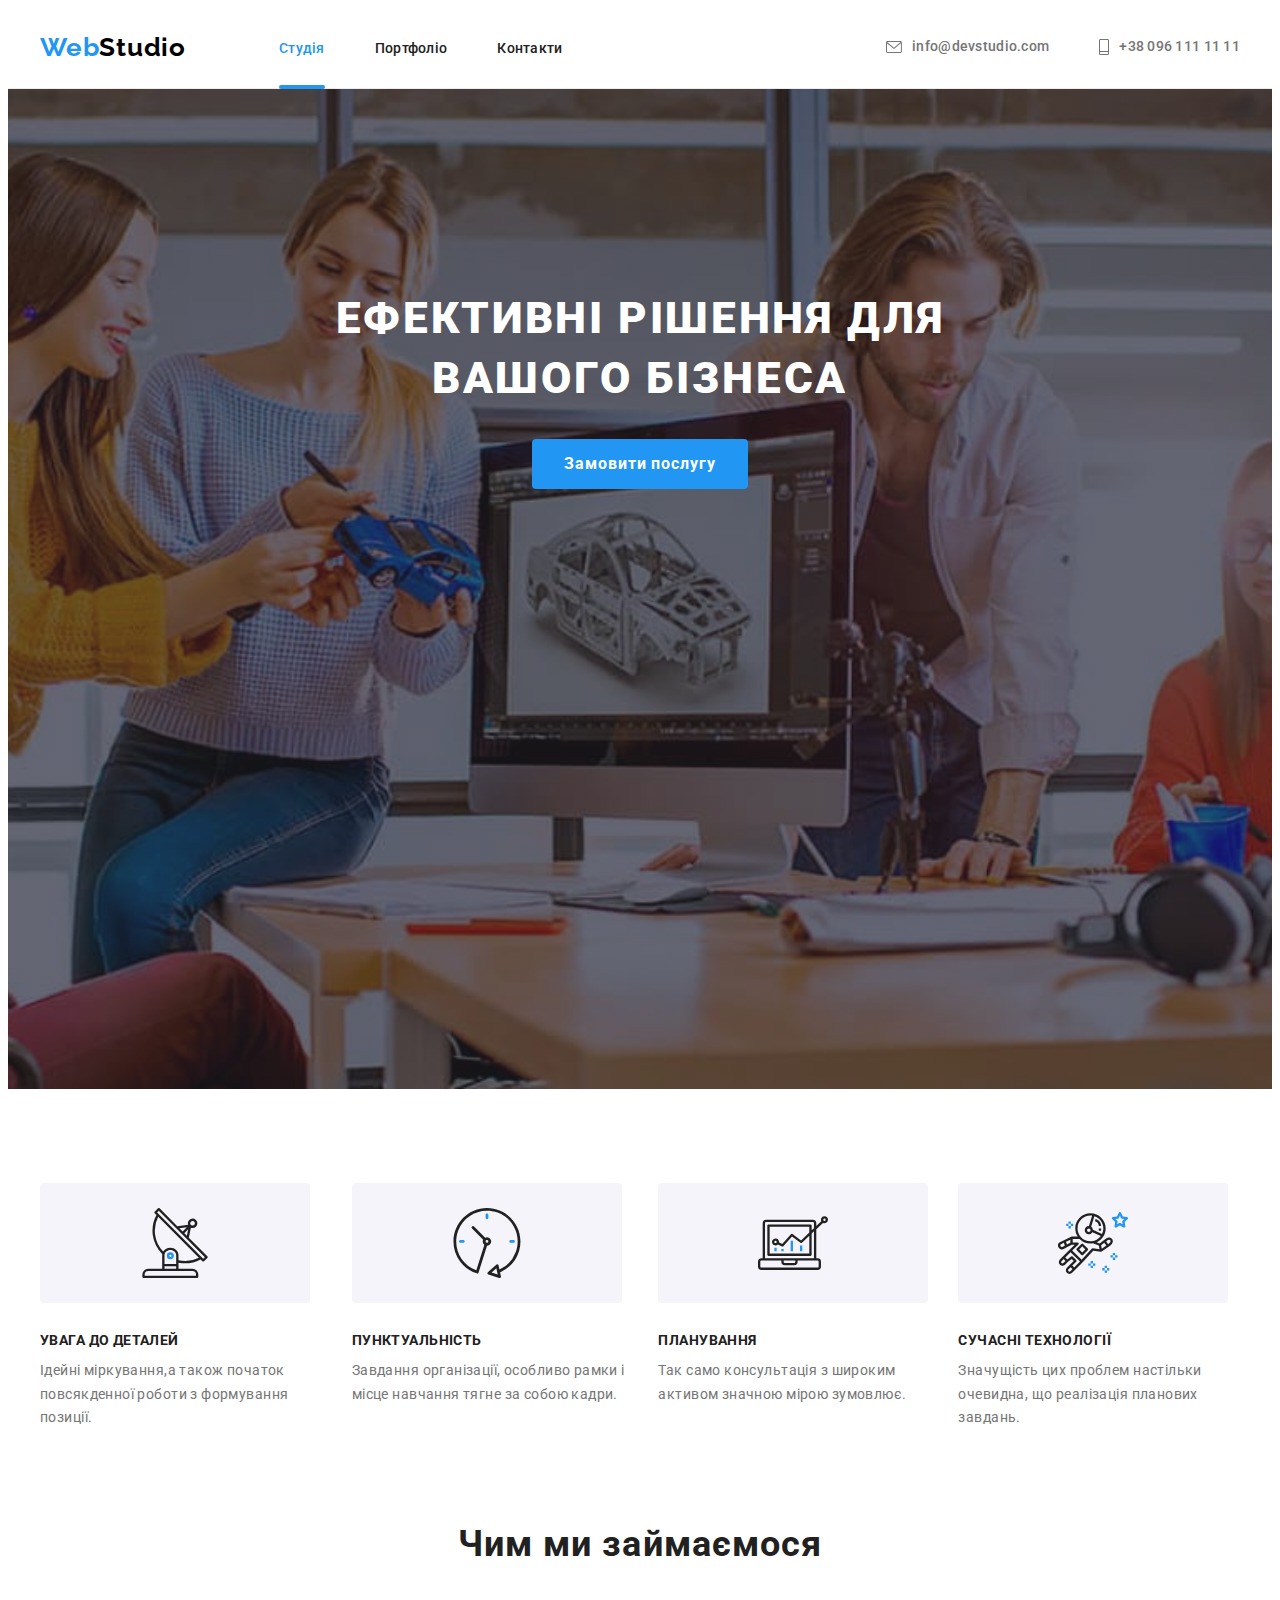
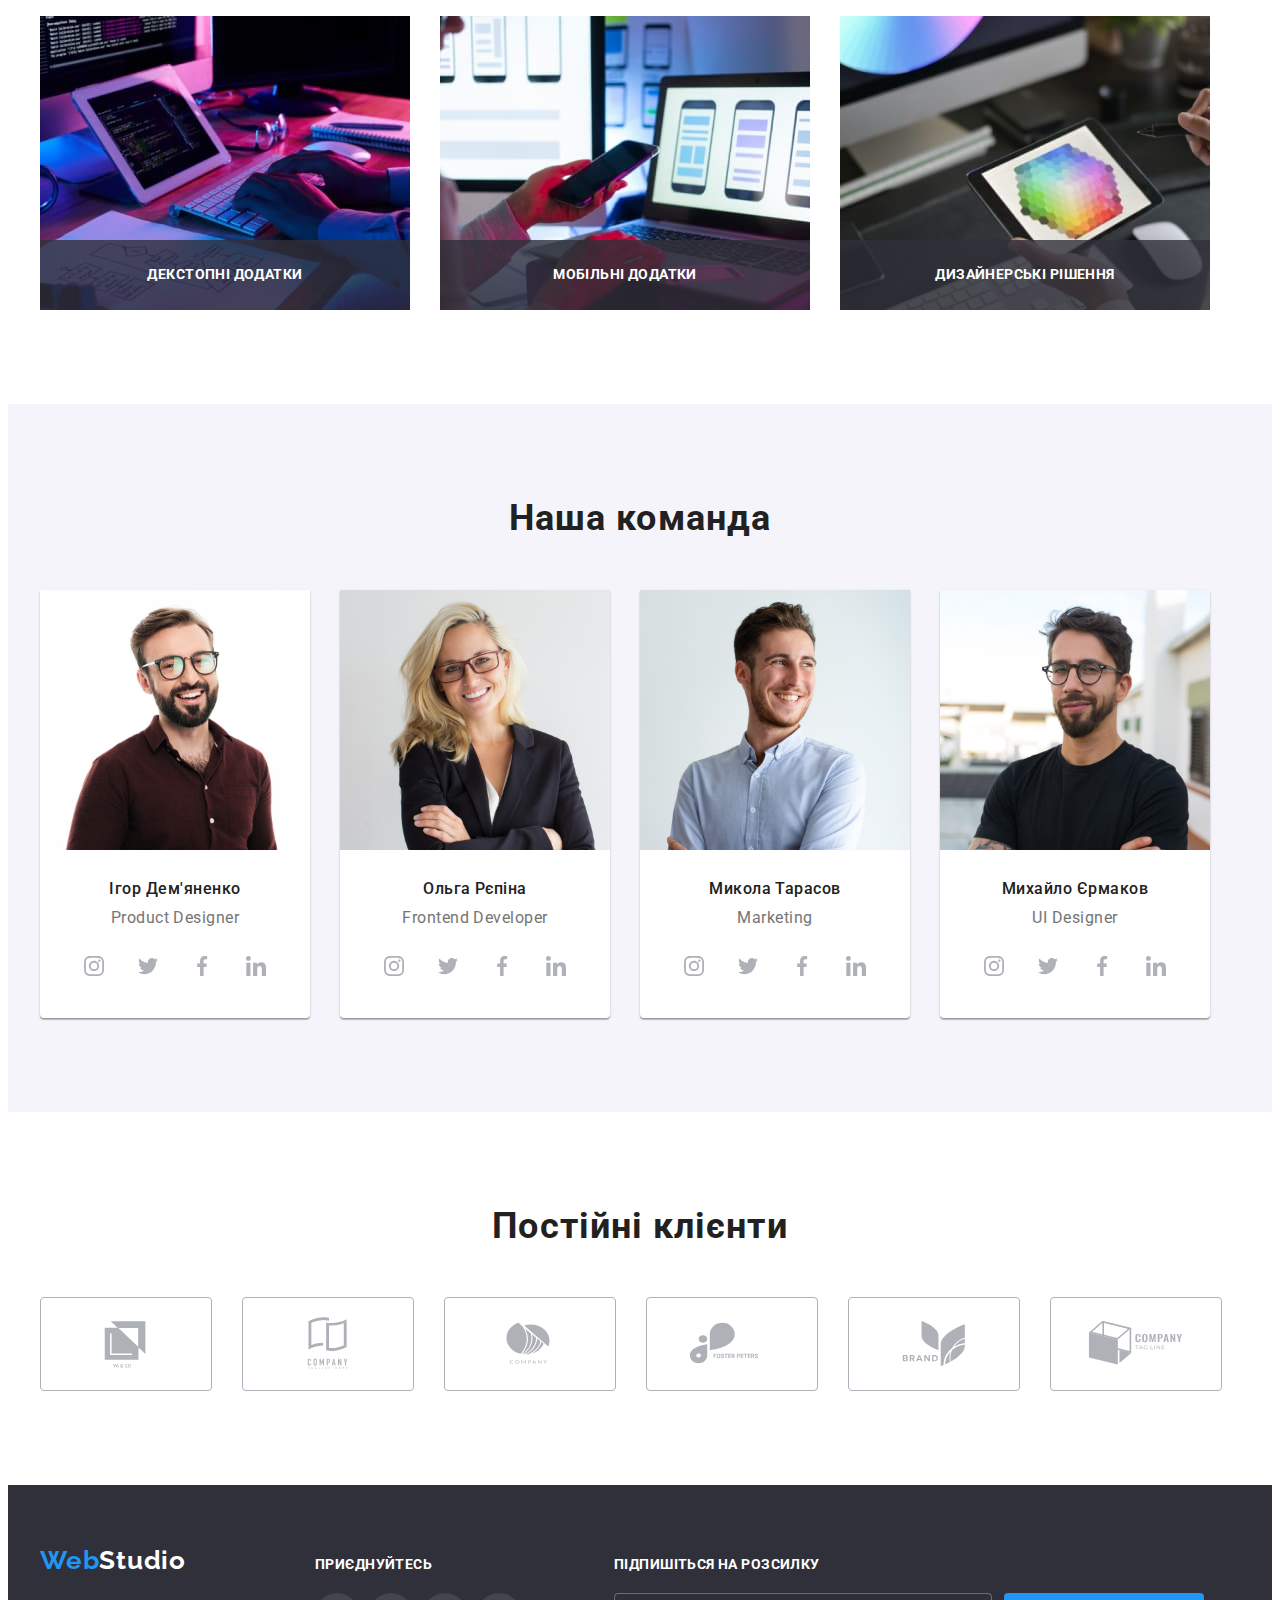
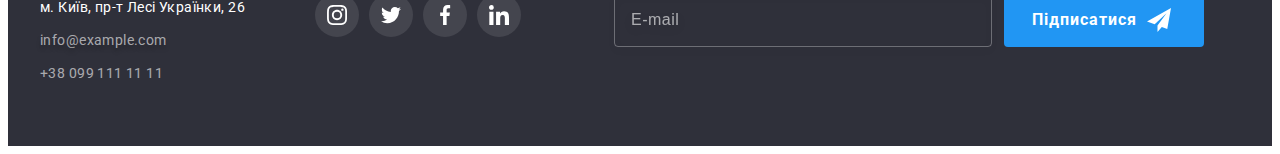
<file: index.html>
<!DOCTYPE html>
<html lang="uk">
	<head>
		<meta charset="UTF-8" />
		<meta http-equiv="X-UA-Compatible" content="IE=edge" />
		<meta name="viewport" content="width=device-width, initial-scale=1.0" />
		<title>Вебстудія</title>
		<link rel="preconnect" href="https://fonts.googleapis.com" />
		<link rel="preconnect" href="https://fonts.gstatic.com" crossorigin />
		<link
			href="https://fonts.googleapis.com/css2?family=Raleway:wght@700&family=Roboto:wght@400;500;700;900&display=swap"
			rel="stylesheet"
		/>
		<link
			rel="stylesheet"
			href="https://cdnjs.cloudflare.com/ajax/libs/modern-normalize/1.1.0/modern-normalize.min.css"
			integrity="sha512-wpPYUAdjBVSE4KJnH1VR1HeZfpl1ub8YT/NKx4PuQ5NmX2tKuGu6U/JRp5y+Y8XG2tV+wKQpNHVUX03MfMFn9Q=="
			crossorigin="anonymous"
			referrerpolicy="no-referrer"
		/>
		<link rel="stylesheet" href="./css/main.min.css">
	</head>
	<body>
		<header class="header">
			<div class="container">
				<nav class="navigation">
					<a href="./index.html" class="logo navigation__logo logo--color-dark link"
						><span class="logo logo--color-accent">Web</span>Studio</a
					>
					<ul class="navigation__list list">
						<li class="navigation__item"><a href="./index.html" class="navigation__link link current">Студія</a></li>
						<li class="navigation__item"><a href="./portfolio.html" class="navigation__link link">Портфоліо</a></li>
						<li class="navigation__item"><a href="" class="navigation__link link">Контакти</a></li>
					</ul>
				</nav>
				<ul class="connection list">
					<li class="connection__item">
						<a href="mailto:info@devstudio.com" class="connection__link link">
							<svg class="connection__icon" width="16" height="12">
								<use href="./images/icons.svg#icon-mail"></use>
							</svg>
							info@devstudio.com</a
						></li
					>
					<li class="connection__item">
						<a href="tel:+380961111111" class="connection__link link">
							<svg class="connection__icon" width="10" height="16">
								<use href="./images/icons.svg#icon-tell"></use>
							</svg>
							+38 096 111 11 11</a
						></li
					>
				</ul>
			</div>
		</header>
		<main>
			<section class="hero">
				<div class="container">
					<h1 class="hero__title">Ефективні рішення для вашого бізнеса</h1>
					<button type="button" class="btn hero__btn" data-modal-open>Замовити послугу</button>
				</div>
			</section>
			<section class="features section">
				<div class="container">
					<h2 class="visually-hidden">Плюси вебстудії</h2>
					<ul class="features-list list">
						<li >
							<div class="features__border">
								<svg width="70" height="70">
									<use href="./images/icons.svg#icon-antenna1"></use>
								</svg>
							</div>
							<h3 class="features__subtitle">Увага до деталей</h3>
							<p class="features__text">
								Ідейні міркування,а також початок повсякденної роботи з формування позиції.
							</p>
						</li>
						<li >
							<div class="features__border">
								<svg width="70" height="70">
									<use href="./images/icons.svg#icon-clock2"></use>
								</svg>
							</div>
							<h3 class="features__subtitle">Пунктуальність</h3>
							<p class="features__text">
								Завдання організації, особливо рамки і місце навчання тягне за собою кадри.
							</p>
						</li>
						<li >
							<div class="features__border">
								<svg width="70" height="70">
									<use href="./images/icons.svg#icon-diagram3"></use>
								</svg>
							</div>
							<h3 class="features__subtitle">Планування</h3>
							<p class="features__text"> Так само консультація з широким активом значною мірою зумовлює. </p>
						</li>
						<li >
							<div class="features__border">
								<svg width="70" height="70">
									<use href="./images/icons.svg#icon-astronaut4"></use>
								</svg>
							</div>
							<h3 class="features__subtitle">Сучасні технології</h3>
							<p class="features__text">
								Значущість цих проблем настільки очевидна, що реалізація планових завдань.
							</p>
						</li>
					</ul>
				</div>
			</section>
			<section class="work">
				<div class="container">
					<h2 class="title work__title ">Чим ми займаємося</h2>
					<ul class="work-list list">
						<li >
							<div class="work-list__wrap">
								<img src="./images/img-1.jpg" alt="Декстопні додатки" width="370" height="294" />
								<p class="work-list__text">Декстопні додатки</p>
							</div>
						</li>
						<li >
							<div class="work-list__wrap">
								<img src="./images/img-2.jpg" alt="Мобільні додатки" width="370" height="294" />
								<p class="work-list__text"> Мобільні додатки</p>
							</div>
						</li>
						<li >
							<div class="work-list__wrap">
								<img src="./images/img-3.jpg" alt="Дизайнерські рішення" width="370" height="294" />
								<p class="work-list__text"> Дизайнерські рішення</p>
							</div>
						</li>
					</ul>
				</div>
			</section>
			<section class="comand section">
				<div class="container">
					<h2 class="title comand__title">Наша команда</h2>
					<ul class="comand-list list">
						<li class="comand-list__item" >
							<img src="./images/human-1.jpg" alt="Product Designer" width="270" height="260" />
							<h3 class="comand-list__subtitle">Ігор Дем'яненко</h3>
							<p class="comand-list__text">Product Designer</p>
							<ul class="comand-soc list">
								<li 
									><a href="" class="comand-soc__link link">
										<svg class="comand-soc__icon" width="20" height="20">
											<use href="./images/icons.svg#icon-instagram"></use>
										</svg> </a
								></li>
								<li 
									><a href="" class="comand-soc__link link">
										<svg class="comand-soc__icon" width="20" height="20">
											<use href="./images/icons.svg#icon-twitter"></use>
										</svg> </a
								></li>
								<li 
									><a href="" class="comand-soc__link link">
										<svg class="comand-soc__icon" width="20" height="20">
											<use href="./images/icons.svg#icon-facebook"></use>
										</svg> </a
								></li>
								<li 
									><a href="" class="comand-soc__link link">
										<svg class="comand-soc__icon" width="20" height="20">
											<use href="./images/icons.svg#icon-linkedin"></use>
										</svg> </a
								></li>
							</ul>
						</li>
						<li class="comand-list__item" >
							<img src="./images/human-2.jpg" alt="Frontend Developer" width="270" height="260" />
							<h3 class="comand-list__subtitle">Ольга Рєпіна</h3>
							<p class="comand-list__text">Frontend Developer</p>
							<ul class="comand-soc list">
								<li 
									><a href="" class="comand-soc__link link">
										<svg class="comand-soc__icon" width="20" height="20">
											<use href="./images/icons.svg#icon-instagram"></use>
										</svg> </a
								></li>
								<li 
									><a href="" class="comand-soc__link link">
										<svg class="comand-soc__icon" width="20" height="20">
											<use href="./images/icons.svg#icon-twitter"></use>
										</svg> </a
								></li>
								<li 
									><a href="" class="comand-soc__link link">
										<svg class="comand-soc__icon" width="20" height="20">
											<use href="./images/icons.svg#icon-facebook"></use>
										</svg> </a
								></li>
								<li 
									><a href="" class="comand-soc__link link">
										<svg class="comand-soc__icon" width="20" height="20">
											<use href="./images/icons.svg#icon-linkedin"></use>
										</svg> </a
								></li>
							</ul>
						</li>
						<li class="comand-list__item" >
							<img src="./images/human-3.jpg" alt="Marketing" width="270" height="260" />
							<h3 class="comand-list__subtitle">Микола Тарасов</h3>
							<p class="comand-list__text">Marketing</p>
							<ul class="comand-soc list">
								<li 
									><a href="" class="comand-soc__link link">
										<svg class="comand-soc__icon" width="20" height="20">
											<use href="./images/icons.svg#icon-instagram"></use>
										</svg> </a
								></li>
								<li 
									><a href="" class="comand-soc__link link">
										<svg class="comand-soc__icon" width="20" height="20">
											<use href="./images/icons.svg#icon-twitter"></use>
										</svg> </a
								></li>
								<li 
									><a href="" class="comand-soc__link link">
										<svg class="comand-soc__icon" width="20" height="20">
											<use href="./images/icons.svg#icon-facebook"></use>
										</svg> </a
								></li>
								<li 
									><a href="" class="comand-soc__link link">
										<svg class="comand-soc__icon" width="20" height="20">
											<use href="./images/icons.svg#icon-linkedin"></use>
										</svg> </a
								></li>
							</ul>
						</li>
						<li class="comand-list__item" >
							<img src="./images/human-4.jpg" alt="UI Designer" width="270" height="260" />
							<h3 class="comand-list__subtitle">Михайло Єрмаков</h3>
							<p class="comand-list__text">UI Designer</p>
							<ul class="comand-soc list">
								<li 
									><a href="" class="comand-soc__link link">
										<svg class="comand-soc__icon" width="20" height="20">
											<use href="./images/icons.svg#icon-instagram"></use>
										</svg> </a
								></li>
								<li 
									><a href="" class="comand-soc__link link">
										<svg class="comand-soc__icon" width="20" height="20">
											<use href="./images/icons.svg#icon-twitter"></use>
										</svg> </a
								></li>
								<li 
									><a href="" class="comand-soc__link link">
										<svg class="comand-soc__icon" width="20" height="20">
											<use href="./images/icons.svg#icon-facebook"></use>
										</svg> </a
								></li>
								<li 
									><a href="" class="comand-soc__link link">
										<svg class="comand-soc__icon" width="20" height="20">
											<use href="./images/icons.svg#icon-linkedin"></use>
										</svg> </a
								></li>
							</ul>
						</li>
					</ul>
				</div>
			</section>
			<section class="client section">
				<div class="container">
					<h2 class="title client__title"> Постійні клієнти</h2>
					<ul class="client-list list">
						<li 
							><a href="" class="client-list__link">
								<svg width="106" height="60">
									<use href="./images/icons.svg#icon-Logo-client-1"></use></svg></a
						></li>
						<li 
							><a href="" class="client-list__link">
								<svg width="106" height="60">
									<use href="./images/icons.svg#icon-Logo-client-2"></use></svg></a
						></li>
						<li 
							><a href="" class="client-list__link">
								<svg width="106" height="60">
									<use href="./images/icons.svg#icon-Logo-client-3"></use></svg></a
						></li>
						<li 
							><a href="" class="client-list__link"
								><svg width="106" height="60">
									<use href="./images/icons.svg#icon-Logo-client-4"></use>
								</svg> </a
						></li>
						<li 
							><a href="" class="client-list__link">
								<svg width="106" height="60">
									<use href="./images/icons.svg#icon-Logo-client-5"></use></svg></a
						></li>
						<li 
							><a href="" class="client-list__link">
								<svg width="106" height="60">
									<use href="./images/icons.svg#icon-Logo-client-6"></use></svg></a
						></li>
					</ul>
				</div>
			</section>
		</main>
		<footer class="footer">
			<div class="container">
				<div>
					<a href="./index.html" class="logo footer__logo logo--color-white link"
						><span class="logo logo--color-accent">Web</span>Studio</a
					>
					<address class="address">
						<ul class="address__list list">
							<li class="address__item">
								<a
									href="https://goo.gl/maps/RuCGY3uiNNqFmJC18"
									target="_blank"
									rel="noopener nofollow noreferrer"
									class="address__link link"
								>
									м. Київ, пр-т Лесі Українки, 26
								</a>
							</li>
							<li class="address__item"
								><a href="mailto:info@example.com" class="address__contacts-link link contacts-link--shadow">info@example.com</a></li
							>
							<li class="address__item"
								><a href="tel:++380991111111" class="address__contacts-link link">+38 099 111 11 11</a></li
							>
						</ul>
					</address>
				</div>
				<div class="socials">
					<p class="heading socials__heading">Приєднуйтесь</p>
					<ul class="soc list">
						<li 
							><a href="" class="soc__link link">
								<svg width="20" height="20">
									<use href="./images/icons.svg#icon-instagram"></use>
								</svg> </a
						></li>
						<li 
							><a href="" class="soc__link link">
								<svg  width="20" height="20">
									<use href="./images/icons.svg#icon-twitter"></use>
								</svg> </a
						></li>
						<li 
							><a href="" class="soc__link link">
								<svg  width="20" height="20">
									<use href="./images/icons.svg#icon-facebook"></use>
								</svg> </a
						></li>
						<li 
							><a href="" class="soc__link link">
								<svg  width="20" height="20">
									<use href="./images/icons.svg#icon-linkedin"></use>
								</svg> </a
						></li>
					</ul>
				</div>
				<div class="mailing">
					<p class="heading mailing__heading ">Підпишіться на розсилку</p>
					<form class="mailing-form">
						<input type="email" name="mail" id="mail" placeholder="E-mail" class="mailing-form__text"></input>
							<button type="submit" class="btn mailing-form__btn">Підписатися 
								<svg class="mailing-form__icon" width="24" height="24">
								<use href="./images/icons.svg#icon-send"></use>
							</svg>
						</button>
					</form>
				</div>
			</div>
		</footer>
		<div class="backdrop is-hidden" data-modal>
			<div class="modal">
				<button type="button" class="modal-close" data-modal-close>
					<svg class="modal-close__img" width="18" height="18">
						<use href="./images/icons.svg#icon-modal-close"></use>
					</svg>
				</button>
				<p class="modal-title">Залиште свої дані, ми вам зателефонуємо</p>
				<form class="modal-form">
					<div class="modal-form__field">
						<label for="user-text" class="modal-form__label">Ім'я</label>
						<div class="modal-form__wrap">
							<input type="text" name="user-text" id="user-text" class="modal-form__input" />
							<svg class="modal-form__img" width="18" height="18">
								<use href="./images/icons.svg#icon-modal-name"></use>
							</svg>
						</div>
					</div>
					<div class=modal-form__field">
						<label for="user-tel" class="modal-form__label">Телефон</label>
						<div class="modal-form__wrap">
							<input type="tel" name="user-tel" id="user-tel" class="modal-form__input" />
							<svg class="modal-form__img" width="18" height="18">
								<use href="./images/icons.svg#icon-modal-phone"></use>
							</svg>
						</div>
					</div>
					<div class="modal-form__field">
						<label for="user-mail" class="modal-form__label">Пошта</label>
						<div class="modal-form__wrap">
							<input type="email" name="user-mail" id="user-mail" class="modal-form__input" />
							<svg class="modal-form__img" width="18" height="18">
								<use href="./images/icons.svg#icon-modal-email"></use>
							</svg>
						</div>
					</div>
					<div class="modal-form__field-feedback">
						<label for="user-feedback" class="modal-form__label">Коментар</label>
						<textarea name="feedback" id="user-feedback" placeholder="Наберіть текст" class="modal-form__comment"></textarea>
					</div>
					<div class="modal-form__field-checkbox">
						<input type="checkbox" name="mark" id="mark" class="modal-form__checkbox visually-hidden" value="true" />
						<label for="mark" class="modal-form__label-checkbox">
							<span>
								<svg class="modal-form__icon" width="16" height="15">
									<use href="./images/icons.svg#icon-modal-check"></use>
								</svg>
							</span>
							Погоджуюся з розсилкою та приймаю &nbsp; <a href="" class="modal-form__contract">Умови договору</a></label
						>
					</div>
					<button type="submit" class="btn modal-form__btn">Відправити</button>
				</form>
			</div>
		</div>
		<script src="./js/modal.js"></script>
	</body>
</html>
</file>
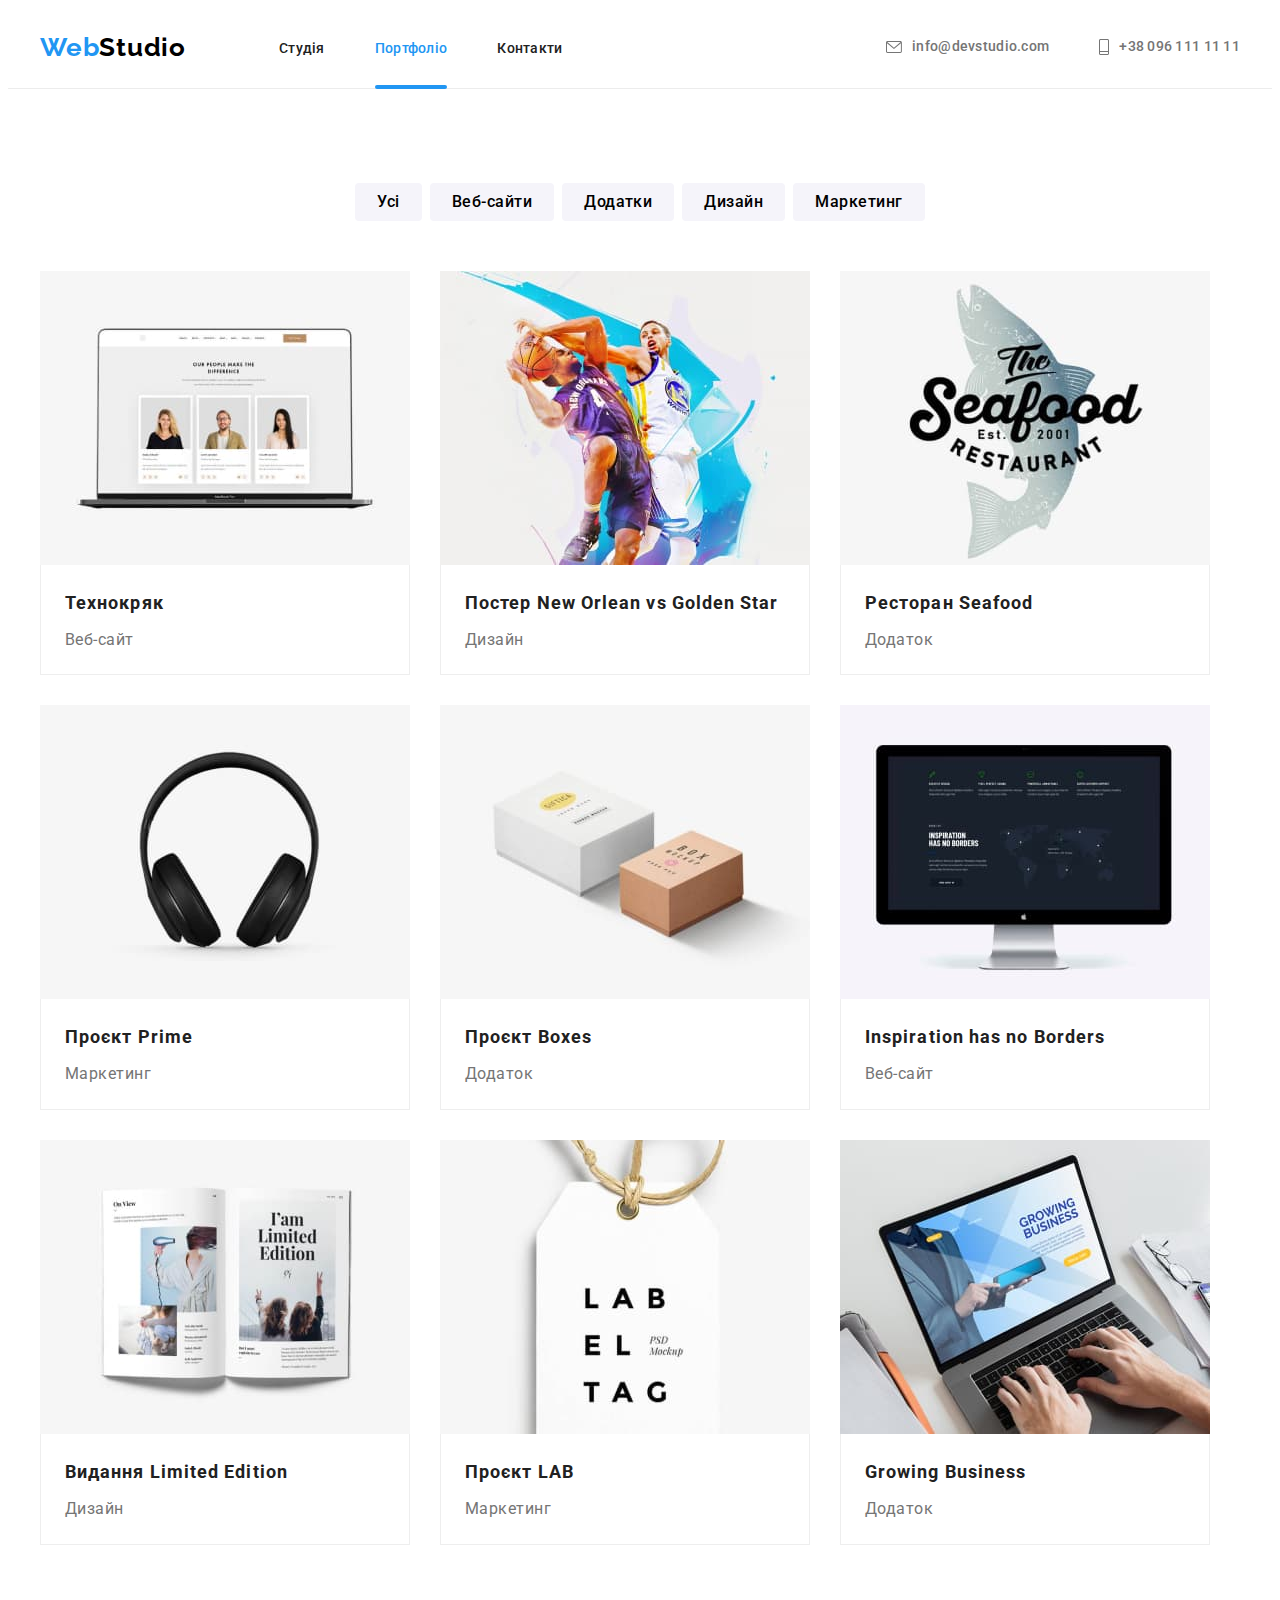
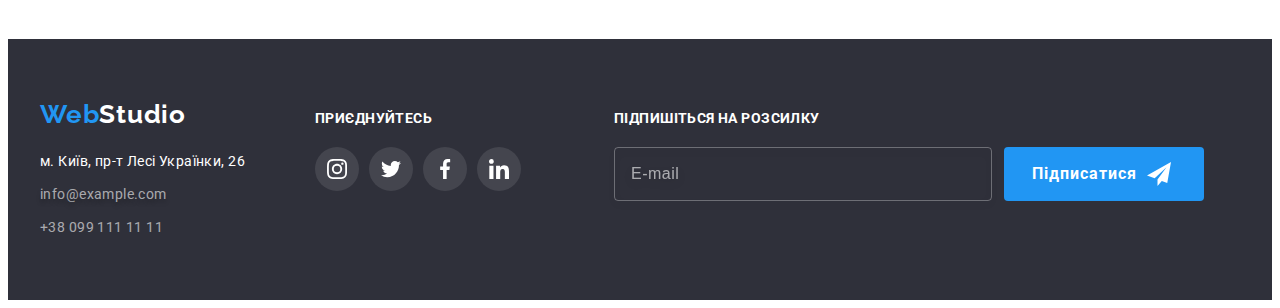
<file: portfolio.html>
<!DOCTYPE html>
<html lang="uk">
	<head>
		<meta charset="UTF-8" />
		<meta http-equiv="X-UA-Compatible" content="IE=edge" />
		<meta name="viewport" content="width=device-width, initial-scale=1.0" />
		<title>Вебстудія</title>
		<link rel="preconnect" href="https://fonts.googleapis.com" />
		<link rel="preconnect" href="https://fonts.gstatic.com" crossorigin />
		<link
			href="https://fonts.googleapis.com/css2?family=Raleway:wght@700&family=Roboto:wght@400;500;700;900&display=swap"
			rel="stylesheet"
		/>
		<link
			rel="stylesheet"
			href="https://cdnjs.cloudflare.com/ajax/libs/modern-normalize/1.1.0/modern-normalize.min.css"
			integrity="sha512-wpPYUAdjBVSE4KJnH1VR1HeZfpl1ub8YT/NKx4PuQ5NmX2tKuGu6U/JRp5y+Y8XG2tV+wKQpNHVUX03MfMFn9Q=="
			crossorigin="anonymous"
			referrerpolicy="no-referrer"
		/>
		<link rel="stylesheet" href="./css/portfolio.min.css">
	</head>
	<body>
		<header class="header">
			<div class="container">
				<nav class="navigation">
					<a href="./index.html" class="logo navigation__logo logo--color-dark link"
						><span class="logo logo--color-accent">Web</span>Studio</a
					>
					<ul class="navigation__list list">
						<li class="navigation__item"><a href="./index.html" class="navigation__link link">Студія</a></li>
						<li class="navigation__item"><a href="./portfolio.html" class="navigation__link link current">Портфоліо</a></li>
						<li class="navigation__item"><a href="" class="navigation__link link">Контакти</a></li>
					</ul>
				</nav>
				<ul class="connection list">
					<li class="connection__item">
						<a href="mailto:info@devstudio.com" class="connection__link link">
							<svg class="connection__icon" width="16" height="12">
								<use href="./images/icons.svg#icon-mail"></use>
							</svg>
							info@devstudio.com</a
						></li
					>
					<li class="connection__item">
						<a href="tel:+380961111111" class="connection__link link">
							<svg class="connection__icon" width="10" height="16">
								<use href="./images/icons.svg#icon-tell"></use>
							</svg>
							+38 096 111 11 11</a
						></li
					>
				</ul>
			</div>
		</header>
		<main>
			<section class="projects section">
				<div class="container">
					<h1 class="visually-hidden">Список</h1>
					<ul class="projects-buttons list">
						<li><button type="button" class="projects-buttons__btn">Усі</button></li>
						<li><button type="button" class="projects-buttons__btn">Веб-сайти</button></li>
						<li><button type="button" class="projects-buttons__btn">Додатки</button></li>
						<li><button type="button" class="projects-buttons__btn">Дизайн</button></li>
						<li><button type="button" class="projects-buttons__btn">Маркетинг</button></li>
					</ul>
					<ul class="projects-list list">
						<li class="projects-list__part">
							<a href="" class="projects-list__link link">
								<div class="projects-list__wrap">
									<img src="./images/project-1.jpg" alt="Технокряк" width="370" height="294" />
									<p class="projects-list__over">
										Ресурс пропонує комплексні пропозиції з різним рівнем функціоналу та сервісів. Все це дозволить
										відвідувачу отримати вичерпні відомості про компанію чи приватну особу.
									</p>
								</div>
								<div class="projects-list__border">
									<h2 class="projects-list__subtitle">Технокряк</h2>
									<p class="projects-list__text">Веб-сайт</p>
								</div>
							</a>
						</li>
						<li class="projects-list__part">
							<a href="" class="projects-list__link link">
								<div class="projects-list__wrap">
									<img src="./images/project-2.jpg" alt="Постер New Orlean vs Golden Star" width="370" height="294" />
									<p class="projects-list__over">
										Ресурс пропонує комплексні пропозиції з різним рівнем функціоналу та сервісів. Все це дозволить
										відвідувачу отримати вичерпні відомості про компанію чи приватну особу.
									</p>
								</div>
								<div class="projects-list__border">
									<h2 class="projects-list__subtitle">Постер New Orlean vs Golden Star</h2>
									<p class="projects-list__text">Дизайн</p>
								</div>
							</a>
						</li>
						<li class="projects-list__part">
							<a href="" class="projects-list__link link">
								<div class="projects-list__wrap">
									<img src="./images/project-3.jpg" alt="Ресторан Seafood" width="370" height="294" />
									<p class="projects-list__over">
										Ресурс пропонує комплексні пропозиції з різним рівнем функціоналу та сервісів. Все це дозволить
										відвідувачу отримати вичерпні відомості про компанію чи приватну особу.
									</p>
								</div>
								<div class="projects-list__border">
									<h2 class="projects-list__subtitle">Ресторан Seafood</h2>
									<p class="projects-list__text">Додаток</p>
								</div>
							</a>
						</li>
						<li class="projects-list__part">
							<a href="" class="projects-list__link link">
								<div class="projects-list__wrap">
									<img src="./images/project-4.jpg" alt="Проєкт Prime" width="370" height="294" />
									<p class="projects-list__over">
										Ресурс пропонує комплексні пропозиції з різним рівнем функціоналу та сервісів. Все це дозволить
										відвідувачу отримати вичерпні відомості про компанію чи приватну особу.
									</p>
								</div>
								<div class="projects-list__border">
									<h2 class="projects-list__subtitle">Проєкт Prime</h2>
									<p class="projects-list__text">Маркетинг</p>
								</div>
							</a>
						</li>
						<li class="projects-list__part">
							<a href="" class="projects-list__link link">
								<div class="projects-list__wrap">
									<img src="./images/project-5.jpg" alt="Проєкт Boxes" width="370" height="294" />
									<p class="projects-list__over">
										Ресурс пропонує комплексні пропозиції з різним рівнем функціоналу та сервісів. Все це дозволить
										відвідувачу отримати вичерпні відомості про компанію чи приватну особу.
									</p>
								</div>
								<div class="projects-list__border">
									<h2 class="projects-list__subtitle">Проєкт Boxes</h2>
									<p class="projects-list__text">Додаток</p>
								</div>
							</a>
						</li>
						<li class="projects-list__part">
							<a href="" class="projects-list__link link">
								<div class="projects-list__wrap">
									<img src="./images/project-6.jpg" alt="Inspiration has no Borders" width="370" height="294" />
									<p class="projects-list__over">
										Ресурс пропонує комплексні пропозиції з різним рівнем функціоналу та сервісів. Все це дозволить
										відвідувачу отримати вичерпні відомості про компанію чи приватну особу.
									</p>
								</div>
								<div class="projects-list__border">
									<h2 class="projects-list__subtitle">Inspiration has no Borders</h2>
									<p class="projects-list__text">Веб-сайт</p>
								</div>
							</a>
						</li>
						<li class="projects-list__part">
							<a href="" class="projects-list__link link">
								<div class="projects-list__wrap">
									<img src="./images/project-7.jpg" alt="Видання Limited Edition" width="370" height="294" />
									<p class="projects-list__over">
										Ресурс пропонує комплексні пропозиції з різним рівнем функціоналу та сервісів. Все це дозволить
										відвідувачу отримати вичерпні відомості про компанію чи приватну особу.
									</p>
								</div>
								<div class="projects-list__border">
									<h2 class="projects-list__subtitle">Видання Limited Edition</h2>
									<p class="projects-list__text">Дизайн</p>
								</div>
							</a>
						</li>
						<li class="projects-list__part">
							<a href="" class="projects-list__link link">
								<div class="projects-list__wrap">
									<img src="./images/project-8.jpg" alt="Проєкт LAB" width="370" height="294" />
									<p class="projects-list__over">
										Ресурс пропонує комплексні пропозиції з різним рівнем функціоналу та сервісів. Все це дозволить
										відвідувачу отримати вичерпні відомості про компанію чи приватну особу.
									</p>
								</div>
								<div class="projects-list__border">
									<h2 class="projects-list__subtitle">Проєкт LAB</h2>
									<p class="projects-list__text">Маркетинг</p>
								</div>
							</a>
						</li>
						<li class="projects-list__part">
							<a href="" class="projects-list__link link">
								<div class="projects-list__wrap">
									<img src="./images/project-9.jpg" alt="Growing Business" width="370" height="294" />
									<p class="projects-list__over">
										Ресурс пропонує комплексні пропозиції з різним рівнем функціоналу та сервісів. Все це дозволить
										відвідувачу отримати вичерпні відомості про компанію чи приватну особу.
									</p>
								</div>
								<div class="projects-list__border">
									<h2 class="projects-list__subtitle">Growing Business</h2>
									<p class="projects-list__text">Додаток</p>
								</div>
							</a>
						</li>
					</ul>
				</div>
			</section>
		</main>
		<footer class="footer">
			<div class="container">
				<div>
					<a href="./index.html" class="logo footer__logo logo--color-white link"
						><span class="logo logo--color-accent">Web</span>Studio</a
					>
					<address class="address">
						<ul class="address__list list">
							<li class="address__item">
								<a
									href="https://goo.gl/maps/RuCGY3uiNNqFmJC18"
									target="_blank"
									rel="noopener nofollow noreferrer"
									class="address__link link"
								>
									м. Київ, пр-т Лесі Українки, 26
								</a>
							</li>
							<li class="address__item"
								><a href="mailto:info@example.com" class="address__contacts-link link contacts-link--shadow">info@example.com</a></li
							>
							<li class="address__item"
								><a href="tel:++380991111111" class="address__contacts-link link">+38 099 111 11 11</a></li
							>
						</ul>
					</address>
				</div>
				<div class="socials">
					<p class="heading socials__heading">Приєднуйтесь</p>
					<ul class="soc list">
						<li 
							><a href="" class="soc__link link">
								<svg width="20" height="20">
									<use href="./images/icons.svg#icon-instagram"></use>
								</svg> </a
						></li>
						<li 
							><a href="" class="soc__link link">
								<svg  width="20" height="20">
									<use href="./images/icons.svg#icon-twitter"></use>
								</svg> </a
						></li>
						<li 
							><a href="" class="soc__link link">
								<svg  width="20" height="20">
									<use href="./images/icons.svg#icon-facebook"></use>
								</svg> </a
						></li>
						<li 
							><a href="" class="soc__link link">
								<svg  width="20" height="20">
									<use href="./images/icons.svg#icon-linkedin"></use>
								</svg> </a
						></li>
					</ul>
				</div>
				<div class="mailing">
					<p class="heading mailing__heading ">Підпишіться на розсилку</p>
					<form class="mailing-form">
						<input type="email" name="mail" id="mail" placeholder="E-mail" class="mailing-form__text"></input>
							<button type="submit" class="btn mailing-form__btn">Підписатися 
								<svg class="mailing-form__icon" width="24" height="24">
								<use href="./images/icons.svg#icon-send"></use>
							</svg>
						</button>
					</form>
				</div>
			</div>
		</footer>
	</body>
</html>
</file>
<file: css/main.min.css>
:root{--first-title-color: #212121;--second-title-color: #ffffff;--bg-color: #ffffff;--text-color: #757575;--accent-color: #2196f3;--first-font: "Roboto", sans-serif;--second-font: "Raleway", sans-serif;--hero-bg-color: #2f303a;--footer-bg-color: #2f303a;--duration-ms: 250ms;--timing-function: cubic-bezier(0.4, 0, 0.2, 1)}h1,h2,h3,h4,h5,h6,p{margin:0}ul{margin:0;padding:0}address{font-style:normal}a{color:currentColor}button{cursor:pointer}img{display:block;max-width:100%;height:auto}body{font-family:var(--first-font);color:var(--first-title-color)}.list{list-style:none}.link{text-decoration:none}.visually-hidden{position:absolute;white-space:nowrap;width:1px;height:1px;overflow:hidden;border:0;padding:0;clip:rect(0 0 0 0);clip-path:inset(50%);margin:-1px}.container{width:1200px;padding-left:15px;padding-right:15px;margin-left:auto;margin-right:auto}.logo{font-family:var(--second-font);font-weight:700;font-size:26px;line-height:1.19;letter-spacing:.03em;display:inline-block;transition:color var(--duration-ms) var(--timing-function)}.logo:hover,.logo:focus{color:var(--accent-color)}.logo--color-accent{color:var(--accent-color)}.section{padding-top:94px;padding-bottom:94px}.btn{min-width:200px;border-radius:4px;border:none;display:inline-block;align-items:center;font-family:inherit;font-weight:700;font-size:16px;line-height:1.87;letter-spacing:.06em;color:var(--second-title-color);background-color:var(--accent-color);transition:background-color var(--duration-ms) var(--timing-function)}.btn:hover,.btn:focus{background-color:#188ce8}.title{font-weight:700;font-size:36px;line-height:1.16;text-align:center;letter-spacing:.03em}.heading{font-weight:700;font-size:14px;line-height:1.14;letter-spacing:.03em;text-transform:uppercase;color:var(--second-title-color)}.backdrop{position:fixed;width:100vw;height:100vh;top:0;background:rgba(0,0,0,.2);transition:opacity var(--duration-ms) var(--timing-function),visibility var(--duration-ms) var(--timing-function)}.modal{position:absolute;width:528px;min-height:581px;top:50%;left:50%;padding:40px;background-color:var(--bg-color);box-shadow:0px 1px 3px rgba(0,0,0,.12),0px 1px 1px rgba(0,0,0,.14),0px 2px 1px rgba(0,0,0,.2);border-radius:4px;transform:translate(-50%, -50%);transition:transform var(--duration-ms) var(--timing-function)}.backdrop.is-hidden .modal{transform:translate(-50%, -50%) scale(0)}.modal-close{position:absolute;width:30px;height:30px;top:8px;right:8px;padding:1px 6px 1px 5px;background-color:var(--bg-color);border:1px solid rgba(0,0,0,.1);border-radius:50%;transition:transform var(--duration-ms) var(--timing-function)}.modal-close__img{display:flex;align-items:center;justify-content:center;transition:fill var(--duration-ms) var(--timing-function)}.modal-close__img:focus,.modal-close__img:hover{fill:var(--accent-color)}.modal-title{margin-bottom:12px;font-weight:700;font-size:20px;line-height:1.15;text-align:center;letter-spacing:.03em;color:var(--first-title-color)}.modal-form__field{margin-bottom:10px}.modal-form__label{font-size:12px;line-height:1.16;letter-spacing:.01em;color:var(--text-color)}.modal-form__wrap{position:relative;margin-top:4px}.modal-form__input{width:100%;height:40px;padding:12px 0 12px 42px;outline:none;border:1px solid rgba(33,33,33,.2);border-radius:4px;transition:border-color var(--duration-ms) var(--timing-function)}.modal-form__input:hover,.modal-form__input:focus{border-color:var(--accent-color)}.modal-form__img{position:absolute;top:50%;left:12px;transform:translateY(-50%);transition:fill var(--duration-ms) var(--timing-function)}.modal-form__input:focus+.modal-form__img{fill:var(--accent-color)}.modal-form__field-feedback{margin-bottom:20px}.modal-form__comment{width:100%;height:120px;padding:12px 16px;margin-top:4px;border:1px solid rgba(33,33,33,.2);border-radius:4px;resize:none;outline:none;transition:border-color var(--duration-ms) var(--timing-function)}.modal-form__comment:hover,.modal-form__comment:focus{border-color:var(--accent-color)}.modal-form__comment::placeholder{font-size:12px;line-height:1.16;letter-spacing:.01em;color:rgba(117,117,117,.5)}.modal-form__field-checkbox{margin-bottom:30px;display:flex;align-items:center;justify-content:center}.modal-form__label-checkbox{display:flex;align-items:center;font-size:14px;line-height:1.7;letter-spacing:.03em;color:var(--text-color)}.modal-form__label-checkbox span{width:16px;height:15px;border-radius:2px;border:2px solid #000;box-shadow:0px 4px 4px rgba(0,0,0,.25);display:flex;align-items:center;justify-content:center;margin-right:8px;transition:background-color var(--duration-ms) var(--timing-function),fill var(--duration-ms) var(--timing-function),border-color var(--duration-ms) var(--timing-function)}.modal-form__checkbox:checked+.modal-form__label-checkbox span{border:none;background-color:var(--accent-color)}.modal-form__checkbox:focus+.modal-form__label-checkbox span,.modal-form__checkbox:hover+.modal-form__label-checkbox span{border-color:var(--accent-color)}.modal-form__icon{fill:rgba(0,0,0,0)}.modal-form__checkbox:checked+.modal-form__label-checkbox .modal-form__icon{fill:var(--bg-color)}.modal-form__contract{font-size:14px;line-height:1.7;letter-spacing:.03em;color:var(--accent-color)}.modal-form__btn{padding:10px 55px;margin-right:125px;margin-left:125px;box-shadow:0px 4px 4px rgba(0,0,0,.15)}.is-hidden{opacity:0;visibility:hidden;pointer-events:none}.header{padding-top:24px;padding-bottom:25px;border-bottom:1px solid #ececec}.header>.container{display:flex;align-items:center}.navigation{display:flex;align-items:center}.navigation__logo{margin-right:93px}.logo--color-dark{color:#000}.navigation__list{display:flex}.navigation__item:not(:last-child){margin-right:50px}.navigation__link{padding:32px 0;font-weight:500;font-size:14px;line-height:1.14;letter-spacing:.02em;transition:color var(--duration-ms) var(--timing-function)}.navigation__link:hover,.navigation__link:focus{color:var(--accent-color)}.current{position:relative;color:var(--accent-color)}.current::after{position:absolute;content:"";width:100%;height:4px;left:0;bottom:-1px;display:block;border-radius:2px;background-color:var(--accent-color)}.connection{display:flex;align-items:center;margin-left:auto}.connection__item:not(:last-child){margin-right:50px}.connection__link{display:flex;align-items:center;font-weight:500;font-size:14px;line-height:1.14;letter-spacing:.02em;color:var(--text-color);transition:color var(--duration-ms) var(--timing-function)}.connection__link:hover,.connection__link:focus{color:var(--accent-color)}.connection__icon{margin-right:10px;fill:#757575;transition:fill var(--duration-ms) var(--timing-function)}.connection__link:hover .connection__icon,.connection__link:focus .connection__icon{fill:#2196f3}.hero{padding:200px 0;height:600px;max-width:1600px;margin-left:auto;margin-right:auto;text-align:center;background-image:linear-gradient(rgba(47, 48, 58, 0.4), rgba(47, 48, 58, 0.4)),url(../images/Img-bg-hero.jpg);background-repeat:no-repeat;background-position:center;background-size:cover}.hero__title{margin-bottom:30px;margin-left:auto;margin-right:auto;max-width:696px;font-weight:900;font-size:44px;line-height:1.36;text-align:center;letter-spacing:.06em;text-transform:uppercase;color:var(--second-title-color)}.hero__btn{padding:10px 32px}.features{background-color:var(--bg-color)}.features-list{display:flex;gap:30px}.features__border{margin-bottom:30px;width:270px;height:120px;display:flex;align-items:center;justify-content:center;background:#f5f4fa;border-radius:4px}.features__subtitle{margin-bottom:10px;font-weight:700;font-size:14px;line-height:1.14;letter-spacing:.03em;text-transform:uppercase}.features__text{min-width:270;font-size:14px;line-height:1.7;letter-spacing:.03em;color:var(--text-color)}.work{background-color:var(--bg-color);padding-bottom:94px}.work__title{margin-bottom:50px}.work-list{display:flex;gap:30px}.work-list__wrap{position:relative}.work-list__text{position:absolute;width:100%;height:70px;bottom:0;right:0;display:flex;align-items:center;justify-content:center;font-weight:700;font-size:14px;line-height:1.14;letter-spacing:.03em;text-transform:uppercase;background:rgba(47,48,58,.8);color:var(--second-title-color)}.comand{background-color:#f5f4fa}.comand__title{margin-bottom:50px}.comand-list{display:flex;gap:30px}.comand-list__item{background:var(--bg-color);box-shadow:0px 1px 3px rgba(0,0,0,.12),0px 1px 1px rgba(0,0,0,.14),0px 2px 1px rgba(0,0,0,.2);border-radius:0px 0px 4px 4px}.comand-list__subtitle{margin-top:30px;margin-bottom:10px;font-weight:500;font-size:16px;line-height:1.18;text-align:center;letter-spacing:.03em}.comand-list__text{margin-bottom:16px;font-size:16px;line-height:1.18;text-align:center;letter-spacing:.03em;color:var(--text-color)}.comand-soc{display:flex;justify-content:center;gap:10px;margin-bottom:30px}.comand-soc__link{width:44px;height:44px;border-radius:50%;display:flex;align-items:center;justify-content:center;color:#afb1b8;transition:background-color var(--duration-ms) var(--timing-function),color var(--duration-ms) var(--timing-function)}.comand-soc__link:hover,.comand-soc__link:focus{background-color:var(--accent-color);color:#fff}.comand-soc__icon{fill:currentColor}.client__title{margin-bottom:50px}.client-list{display:flex;gap:30px}.client-list__link{width:170px;height:92px;display:flex;align-items:center;justify-content:center;border:1px solid #afb1b8;border-radius:4px;fill:#afb1b8;transition:fill var(--duration-ms) var(--timing-function),border-color var(--duration-ms) var(--timing-function)}.client-list__link:hover,.client-list__link:focus{border-color:var(--accent-color);fill:var(--accent-color)}.footer{background-color:var(--footer-bg-color);padding-top:60px;padding-bottom:60px}.footer>.container{display:flex;align-items:baseline}.footer__logo{margin-bottom:20px}.logo--color-white{color:var(--second-title-color)}.address__item:not(:last-child){margin-bottom:9px}.address__link{font-weight:400;font-size:14px;line-height:1.7;letter-spacing:.03em;color:var(--second-title-color);transition:color var(--duration-ms) var(--timing-function)}.address__link:hover,.address__link:focus{color:var(--accent-color)}.address__contacts-link{font-weight:400;font-size:14px;line-height:1.7;letter-spacing:.03em;color:rgba(255,255,255,.6);transition:color var(--duration-ms) var(--timing-function)}.address__contacts-link:hover,.address__contacts-link:focus{color:var(--accent-color)}.contacts-link--shadow{text-shadow:0px 4px 4px rgba(0,0,0,.25)}.socials{margin-left:70px}.socials__heading{margin-bottom:20px}.soc{display:flex;justify-content:center;gap:10px}.soc__link{width:44px;height:44px;border-radius:50%;display:flex;align-items:center;justify-content:center;fill:#fff;background-color:rgba(255,255,255,.1);transition:background-color var(--duration-ms) var(--timing-function)}.soc__link:hover,.soc__link:focus{background-color:var(--accent-color)}.mailing{margin-left:93px}.mailing__heading{margin-bottom:20px}.mailing-form{display:flex}.mailing-form__text{min-width:358px;height:50px;padding-left:16px;margin-right:12px;resize:none;outline:none;background-color:rgba(0,0,0,0);color:var(--second-title-color);border:1px solid rgba(255,255,255,.3);filter:drop-shadow(0px 4px 4px rgba(0, 0, 0, 0.15));border-radius:4px}.mailing-form__text::placeholder{font-size:16px;line-height:1.25;display:flex;align-items:center;letter-spacing:.03em;color:rgba(255,255,255,.6)}.mailing-form__btn{padding-left:28px;display:flex;align-items:center}.mailing-form__icon{margin-left:10px;fill:var(--bg-color)}/*# sourceMappingURL=main.min.css.map */
</file>
<file: css/portfolio.min.css>
:root{--first-title-color: #212121;--second-title-color: #ffffff;--bg-color: #ffffff;--text-color: #757575;--accent-color: #2196f3;--first-font: "Roboto", sans-serif;--second-font: "Raleway", sans-serif;--hero-bg-color: #2f303a;--footer-bg-color: #2f303a;--duration-ms: 250ms;--timing-function: cubic-bezier(0.4, 0, 0.2, 1)}h1,h2,h3,h4,h5,h6,p{margin:0}ul{margin:0;padding:0}address{font-style:normal}a{color:currentColor}button{cursor:pointer}img{display:block;max-width:100%;height:auto}body{font-family:var(--first-font);color:var(--first-title-color)}.list{list-style:none}.link{text-decoration:none}.visually-hidden{position:absolute;white-space:nowrap;width:1px;height:1px;overflow:hidden;border:0;padding:0;clip:rect(0 0 0 0);clip-path:inset(50%);margin:-1px}.container{width:1200px;padding-left:15px;padding-right:15px;margin-left:auto;margin-right:auto}.logo{font-family:var(--second-font);font-weight:700;font-size:26px;line-height:1.19;letter-spacing:.03em;display:inline-block;transition:color var(--duration-ms) var(--timing-function)}.logo:hover,.logo:focus{color:var(--accent-color)}.logo--color-accent{color:var(--accent-color)}.section{padding-top:94px;padding-bottom:94px}.btn{min-width:200px;border-radius:4px;border:none;display:inline-block;align-items:center;font-family:inherit;font-weight:700;font-size:16px;line-height:1.87;letter-spacing:.06em;color:var(--second-title-color);background-color:var(--accent-color);transition:background-color var(--duration-ms) var(--timing-function)}.btn:hover,.btn:focus{background-color:#188ce8}.title{font-weight:700;font-size:36px;line-height:1.16;text-align:center;letter-spacing:.03em}.heading{font-weight:700;font-size:14px;line-height:1.14;letter-spacing:.03em;text-transform:uppercase;color:var(--second-title-color)}.header{padding-top:24px;padding-bottom:25px;border-bottom:1px solid #ececec}.header>.container{display:flex;align-items:center}.navigation{display:flex;align-items:center}.navigation__logo{margin-right:93px}.logo--color-dark{color:#000}.navigation__list{display:flex}.navigation__item:not(:last-child){margin-right:50px}.navigation__link{padding:32px 0;font-weight:500;font-size:14px;line-height:1.14;letter-spacing:.02em;transition:color var(--duration-ms) var(--timing-function)}.navigation__link:hover,.navigation__link:focus{color:var(--accent-color)}.current{position:relative;color:var(--accent-color)}.current::after{position:absolute;content:"";width:100%;height:4px;left:0;bottom:-1px;display:block;border-radius:2px;background-color:var(--accent-color)}.connection{display:flex;align-items:center;margin-left:auto}.connection__item:not(:last-child){margin-right:50px}.connection__link{display:flex;align-items:center;font-weight:500;font-size:14px;line-height:1.14;letter-spacing:.02em;color:var(--text-color);transition:color var(--duration-ms) var(--timing-function)}.connection__link:hover,.connection__link:focus{color:var(--accent-color)}.connection__icon{margin-right:10px;fill:#757575;transition:fill var(--duration-ms) var(--timing-function)}.connection__link:hover .connection__icon,.connection__link:focus .connection__icon{fill:#2196f3}.projects{background-color:var(--bg-color)}.projects-buttons{display:flex;justify-content:center;gap:8px;margin-bottom:50px}.projects-buttons__btn{padding:6px 22px;border:none;border-radius:4px;font-family:inherit;font-weight:500;font-size:16px;line-height:1.6;text-align:center;letter-spacing:.03em;background-color:#f5f4fa;transition:color var(--duration-ms) var(--timing-function),background-color var(--duration-ms) var(--timing-function),box-shadow var(--duration-ms) var(--timing-function)}.projects-buttons__btn:hover,.projects-buttons__btn:focus{background-color:var(--accent-color);color:var(--second-title-color);box-shadow:0px 3px 1px rgba(0,0,0,.1),0px 1px 2px rgba(0,0,0,.08),0px 2px 2px rgba(0,0,0,.12)}.projects-list{display:flex;flex-wrap:wrap;gap:30px;flex-basis:33.3333333333%}.projects-list__link{display:block;transition:box-shadow var(--duration-ms) var(--timing-function)}.projects-list__link:hover,.projects-list__link:focus{box-shadow:0px 1px 1px rgba(0,0,0,.12),0px 4px 4px rgba(0,0,0,.06),1px 4px 6px rgba(0,0,0,.16)}.projects-list__wrap{position:relative;overflow:hidden}.projects-list__over{position:absolute;top:0;left:0;height:100%;padding:63px 24px;font-size:18px;line-height:1.5;letter-spacing:.03em;color:var(--second-title-color);background-color:rgba(33,150,243,.9);transform:translateY(100%);transition:transform var(--duration-ms) var(--timing-function);overflow:auto}.projects-list__part:hover .projects-list__over,.projects-list__part:focus .projects-list__over{transform:translateY(0%)}.projects-list__border{border-right:1px solid #eee;border-left:1px solid #eee;border-bottom:1px solid #eee;padding:20px 24px}.projects-list__subtitle{margin-bottom:4px;font-weight:700;font-size:18px;line-height:2;letter-spacing:.06em}.projects-list__text{font-size:16px;line-height:1.87;letter-spacing:.03em;color:var(--text-color)}.footer{background-color:var(--footer-bg-color);padding-top:60px;padding-bottom:60px}.footer>.container{display:flex;align-items:baseline}.footer__logo{margin-bottom:20px}.logo--color-white{color:var(--second-title-color)}.address__item:not(:last-child){margin-bottom:9px}.address__link{font-weight:400;font-size:14px;line-height:1.7;letter-spacing:.03em;color:var(--second-title-color);transition:color var(--duration-ms) var(--timing-function)}.address__link:hover,.address__link:focus{color:var(--accent-color)}.address__contacts-link{font-weight:400;font-size:14px;line-height:1.7;letter-spacing:.03em;color:rgba(255,255,255,.6);transition:color var(--duration-ms) var(--timing-function)}.address__contacts-link:hover,.address__contacts-link:focus{color:var(--accent-color)}.contacts-link--shadow{text-shadow:0px 4px 4px rgba(0,0,0,.25)}.socials{margin-left:70px}.socials__heading{margin-bottom:20px}.soc{display:flex;justify-content:center;gap:10px}.soc__link{width:44px;height:44px;border-radius:50%;display:flex;align-items:center;justify-content:center;fill:#fff;background-color:rgba(255,255,255,.1);transition:background-color var(--duration-ms) var(--timing-function)}.soc__link:hover,.soc__link:focus{background-color:var(--accent-color)}.mailing{margin-left:93px}.mailing__heading{margin-bottom:20px}.mailing-form{display:flex}.mailing-form__text{min-width:358px;height:50px;padding-left:16px;margin-right:12px;resize:none;outline:none;background-color:rgba(0,0,0,0);color:var(--second-title-color);border:1px solid rgba(255,255,255,.3);filter:drop-shadow(0px 4px 4px rgba(0, 0, 0, 0.15));border-radius:4px}.mailing-form__text::placeholder{font-size:16px;line-height:1.25;display:flex;align-items:center;letter-spacing:.03em;color:rgba(255,255,255,.6)}.mailing-form__btn{padding-left:28px;display:flex;align-items:center}.mailing-form__icon{margin-left:10px;fill:var(--bg-color)}/*# sourceMappingURL=portfolio.min.css.map */
</file>
